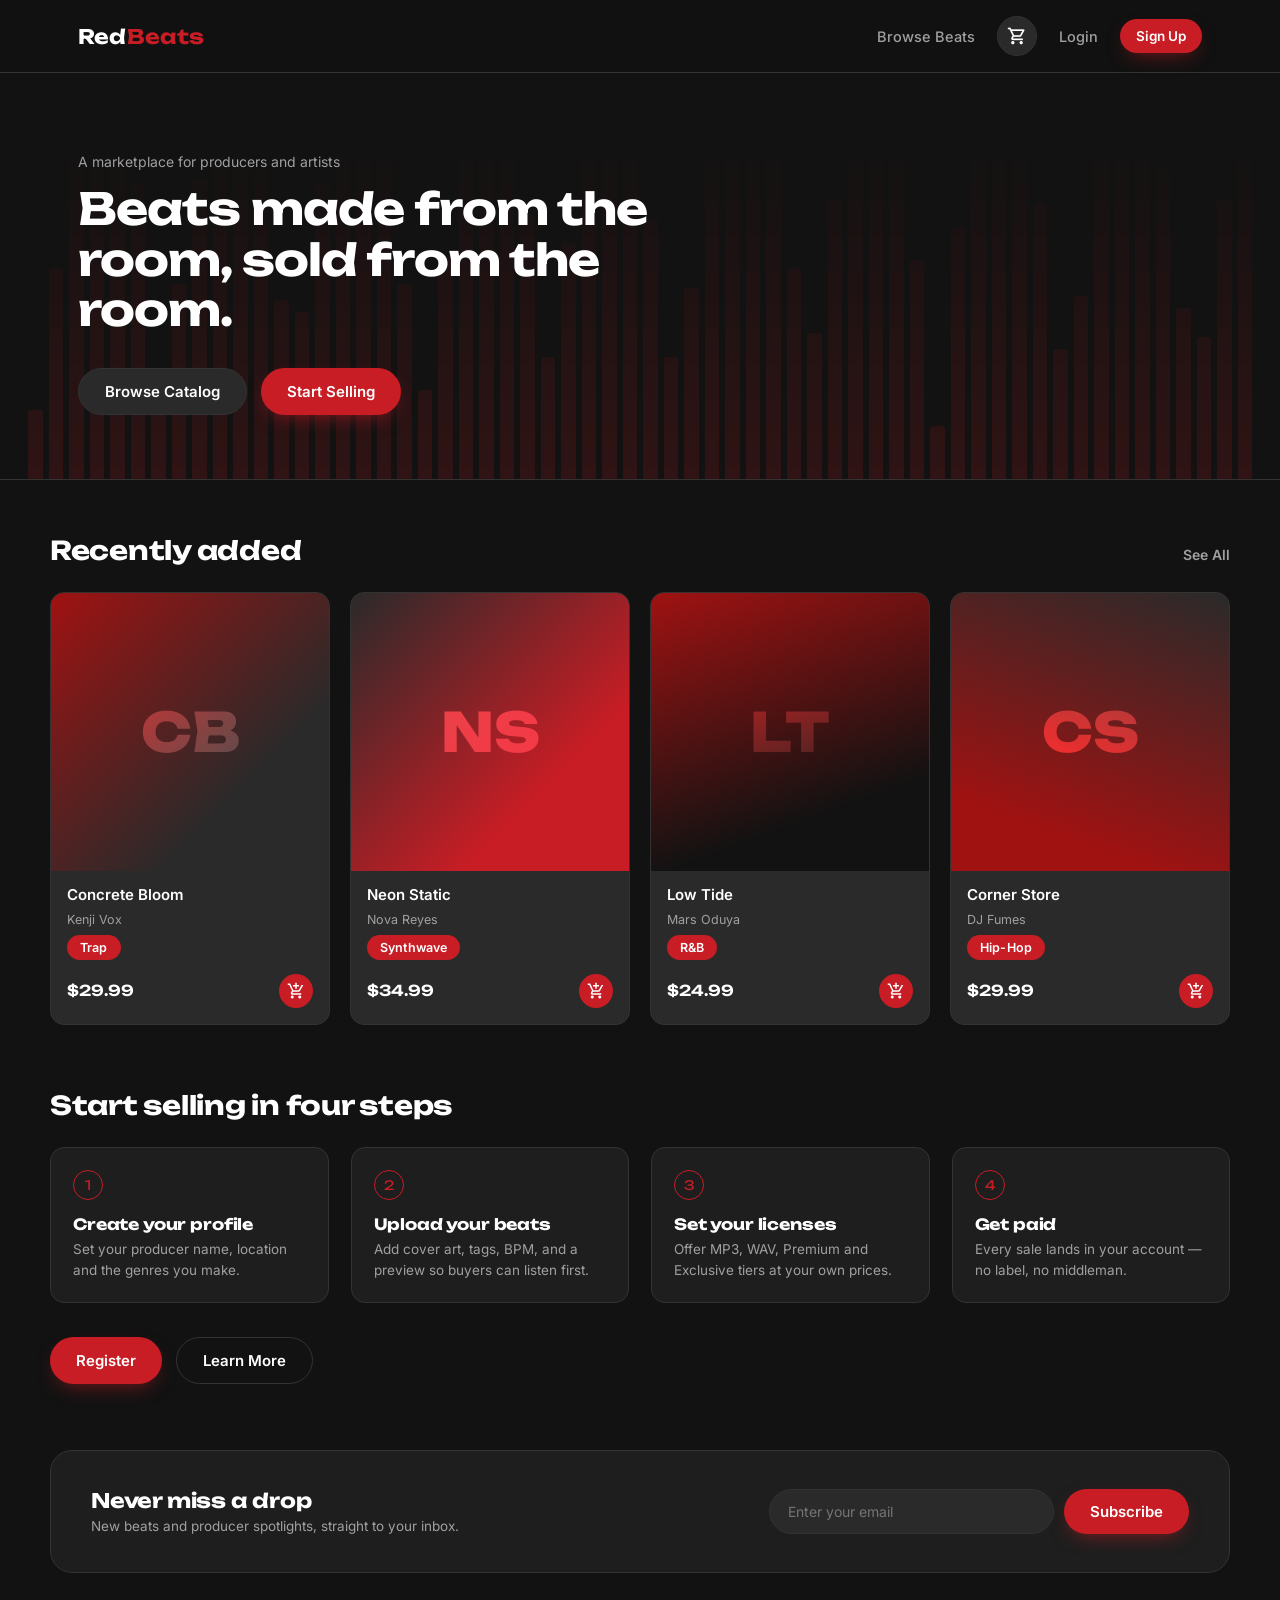
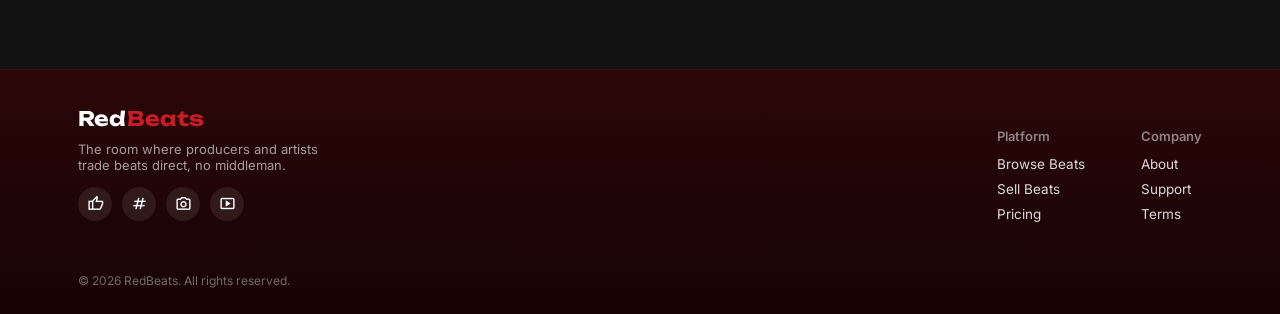
<file: index.html>
<!DOCTYPE html>
<html lang="en">
<head>
<meta charset="UTF-8">
<meta name="viewport" content="width=device-width, initial-scale=1.0">
<title>RedBeats — Beats made from the room</title>
<link rel="preconnect" href="https://fonts.googleapis.com">
<link href="https://fonts.googleapis.com/css2?family=Unbounded:wght@400;600;700;800&family=Inter:wght@400;500;600;700&display=swap" rel="stylesheet">
<link rel="stylesheet" href="https://fonts.googleapis.com/css2?family=Material+Symbols+Outlined:opsz,wght,FILL,GRAD@20..48,100..700,0..1,-50..200" />
<link rel="stylesheet" href="css/styles.css">
</head>
<body>

<div class="toast" id="toast">
  <span class="material-symbols-outlined">check_circle</span>
  <span id="toast-text">Added to cart</span>
</div>

<div class="overlay-scrim" id="scrim" onclick="closeCart()"></div>
<aside class="cart-drawer" id="cart-drawer" aria-label="Shopping cart">
  <div class="cart-drawer-head">
    <h3>Your cart</h3>
    <button class="icon-btn" onclick="closeCart()" aria-label="Close cart">
      <span class="material-symbols-outlined">close</span>
    </button>
  </div>
  <div class="cart-items" id="cart-items"></div>
  <div class="cart-drawer-foot">
    <div class="cart-subtotal-row"><span>Subtotal</span><strong id="cart-subtotal">$0.00</strong></div>
    <button class="btn btn-primary btn-block" onclick="goToCheckout()">
      <span class="material-symbols-outlined">shopping_cart_checkout</span> Checkout
    </button>
  </div>
</aside>

<header class="topnav">
  <div class="topnav-inner">
    <a class="logo" href="index.html">Red<span>Beats</span></a>
    <nav class="nav-links" id="nav-links">
      <a class="nav-link" href="browse.html">Browse Beats</a>
      <button class="cart-btn" onclick="openCart()" aria-label="Open cart">
        <span class="material-symbols-outlined">shopping_cart</span>
        <span class="cart-badge" id="cart-badge-nav" style="display:none;">0</span>
      </button>
      <a class="nav-link" href="register.html?mode=login">Login</a>
      <a class="btn btn-primary btn-sm" href="register.html">Sign Up</a>
    </nav>
    <a class="mobile-nav-toggle" href="browse.html" aria-label="Browse beats">
      <span class="material-symbols-outlined">menu</span>
    </a>
  </div>
</header>

<main id="page-home">
  <section class="hero">
    <div class="hero-waveform-bg" id="hero-wave"></div>
    <div class="shell">
      <div class="hero-inner">
        <p class="hero-eyebrow">A marketplace for producers and artists</p>
        <h1>Beats made from the room, sold from the room.</h1>
        <div class="hero-actions">
          <a class="btn btn-secondary" href="browse.html">Browse Catalog</a>
          <a class="btn btn-primary" href="register.html">Start Selling</a>
        </div>
      </div>
    </div>
  </section>

  <section class="section shell">
    <div class="section-head">
      <h2>Recently added</h2>
      <a class="see-all" href="browse.html">See All</a>
    </div>
    <div class="beat-grid" id="home-beat-grid"></div>
  </section>

  <section class="section shell" style="padding-top:10px;">
    <div class="section-head"><h2>Start selling in four steps</h2></div>
    <div class="steps-grid">
      <div class="step-card">
        <div class="step-num">1</div>
        <h4>Create your profile</h4>
        <p>Set your producer name, location and the genres you make.</p>
      </div>
      <div class="step-card">
        <div class="step-num">2</div>
        <h4>Upload your beats</h4>
        <p>Add cover art, tags, BPM, and a preview so buyers can listen first.</p>
      </div>
      <div class="step-card">
        <div class="step-num">3</div>
        <h4>Set your licenses</h4>
        <p>Offer MP3, WAV, Premium and Exclusive tiers at your own prices.</p>
      </div>
      <div class="step-card">
        <div class="step-num">4</div>
        <h4>Get paid</h4>
        <p>Every sale lands in your account — no label, no middleman.</p>
      </div>
    </div>
    <div class="steps-actions">
      <a class="btn btn-primary" href="register.html">Register</a>
      <button class="btn btn-outline">Learn More</button>
    </div>
  </section>

  <section class="section shell" style="padding-top:10px;">
    <div class="newsletter">
      <div>
        <h3>Never miss a drop</h3>
        <p>New beats and producer spotlights, straight to your inbox.</p>
      </div>
      <div class="newsletter-form">
        <input type="email" placeholder="Enter your email">
        <button class="btn btn-primary" onclick="subscribeNewsletter()">Subscribe</button>
      </div>
    </div>
  </section>

  <footer>
    <div class="footer-inner">
      <div class="footer-brand">
        <div class="logo">Red<span>Beats</span></div>
        <p>The room where producers and artists trade beats direct, no middleman.</p>
        <div class="footer-socials">
          <a href="#" aria-label="Facebook"><span class="material-symbols-outlined" style="font-size:17px;">thumb_up</span></a>
          <a href="#" aria-label="X"><span class="material-symbols-outlined" style="font-size:17px;">tag</span></a>
          <a href="#" aria-label="Instagram"><span class="material-symbols-outlined" style="font-size:17px;">photo_camera</span></a>
          <a href="#" aria-label="YouTube"><span class="material-symbols-outlined" style="font-size:17px;">smart_display</span></a>
        </div>
      </div>
      <div class="footer-cols">
        <div class="footer-col">
          <h5>Platform</h5>
          <a href="browse.html">Browse Beats</a>
          <a href="register.html">Sell Beats</a>
          <a href="#">Pricing</a>
        </div>
        <div class="footer-col">
          <h5>Company</h5>
          <a href="#">About</a>
          <a href="#">Support</a>
          <a href="#">Terms</a>
        </div>
      </div>
    </div>
    <div class="footer-bottom">© 2026 RedBeats. All rights reserved.</div>
  </footer>
</main>

<script src="js/app.js"></script>
<script src="js/home.js"></script>
</body>
</html>
</file>
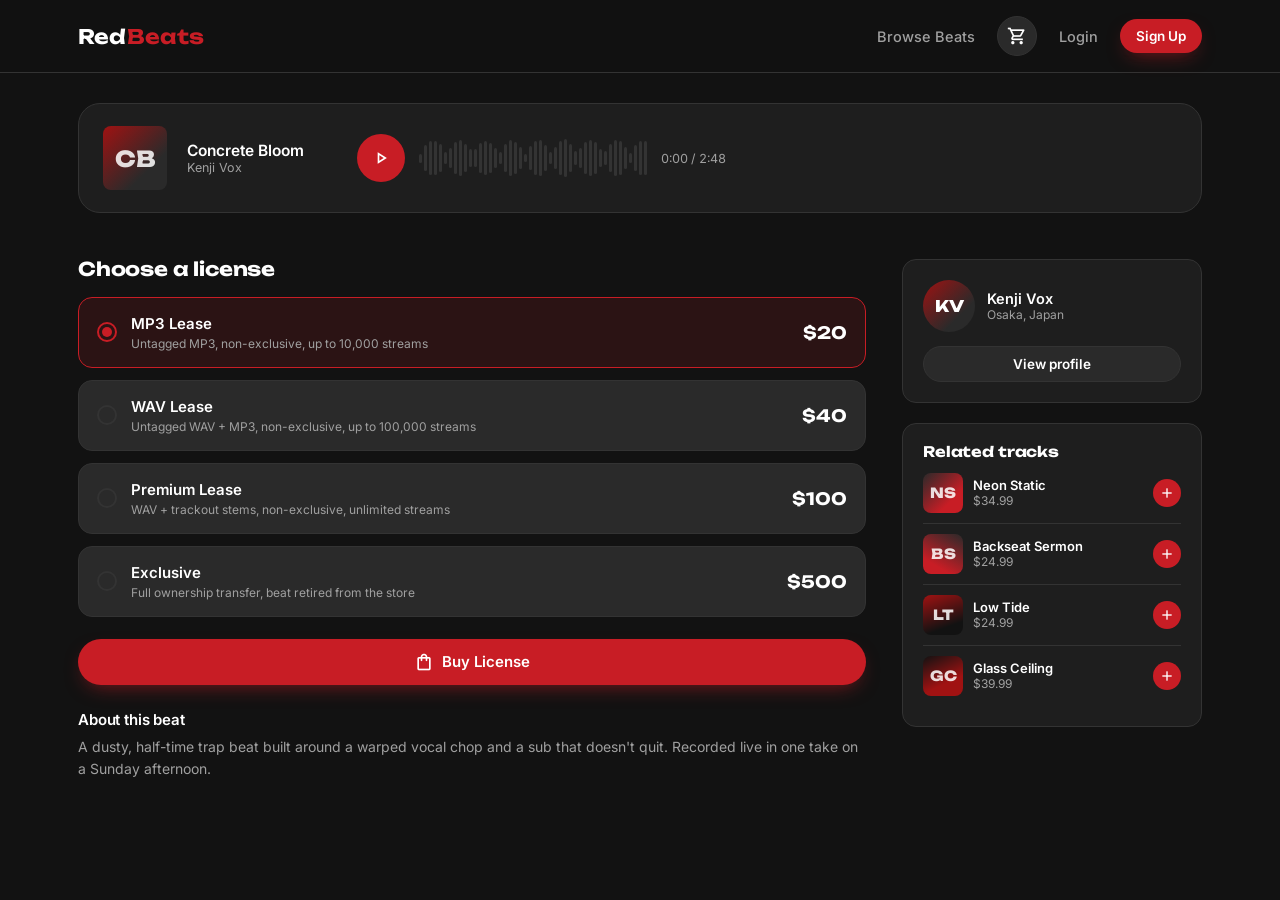
<file: beat.html>
<!DOCTYPE html>
<html lang="en">
<head>
<meta charset="UTF-8">
<meta name="viewport" content="width=device-width, initial-scale=1.0">
<title>Beat details — RedBeats</title>
<link rel="preconnect" href="https://fonts.googleapis.com">
<link href="https://fonts.googleapis.com/css2?family=Unbounded:wght@400;600;700;800&family=Inter:wght@400;500;600;700&display=swap" rel="stylesheet">
<link rel="stylesheet" href="https://fonts.googleapis.com/css2?family=Material+Symbols+Outlined:opsz,wght,FILL,GRAD@20..48,100..700,0..1,-50..200" />
<link rel="stylesheet" href="css/styles.css">
</head>
<body>

<div class="toast" id="toast">
  <span class="material-symbols-outlined">check_circle</span>
  <span id="toast-text">Added to cart</span>
</div>

<div class="overlay-scrim" id="scrim" onclick="closeCart()"></div>
<aside class="cart-drawer" id="cart-drawer" aria-label="Shopping cart">
  <div class="cart-drawer-head">
    <h3>Your cart</h3>
    <button class="icon-btn" onclick="closeCart()" aria-label="Close cart">
      <span class="material-symbols-outlined">close</span>
    </button>
  </div>
  <div class="cart-items" id="cart-items"></div>
  <div class="cart-drawer-foot">
    <div class="cart-subtotal-row"><span>Subtotal</span><strong id="cart-subtotal">$0.00</strong></div>
    <button class="btn btn-primary btn-block" onclick="goToCheckout()">
      <span class="material-symbols-outlined">shopping_cart_checkout</span> Checkout
    </button>
  </div>
</aside>

<header class="topnav">
  <div class="topnav-inner">
    <a class="logo" href="index.html">Red<span>Beats</span></a>
    <nav class="nav-links" id="nav-links">
      <a class="nav-link" href="browse.html">Browse Beats</a>
      <button class="cart-btn" onclick="openCart()" aria-label="Open cart">
        <span class="material-symbols-outlined">shopping_cart</span>
        <span class="cart-badge" id="cart-badge-nav" style="display:none;">0</span>
      </button>
      <a class="nav-link" href="register.html?mode=login">Login</a>
      <a class="btn btn-primary btn-sm" href="register.html">Sign Up</a>
    </nav>
    <a class="mobile-nav-toggle" href="browse.html" aria-label="Browse beats">
      <span class="material-symbols-outlined">menu</span>
    </a>
  </div>
</header>

<main class="shell" id="page-beat" style="padding-bottom:60px;">
  <div class="beat-detail-top">
    <div class="player-bar">
      <div class="player-cover" id="detail-cover"></div>
      <div class="player-meta">
        <div class="p-title" id="detail-title"></div>
        <div class="p-sub" id="detail-producer"></div>
      </div>
      <div class="player-controls">
        <button class="player-play-btn" id="detail-play-btn" onclick="togglePlayer()">
          <span class="material-symbols-outlined">play_arrow</span>
        </button>
        <div class="player-wave-track" id="detail-waveform"></div>
        <div class="player-time"><span id="player-current">0:00</span>&nbsp;/&nbsp;<span id="player-duration">2:48</span></div>
      </div>
    </div>
  </div>

  <div class="beat-detail-grid">
    <div>
      <h3 style="font-family:var(--font-display);font-size:19px;margin-bottom:16px;">Choose a license</h3>
      <div class="license-stack" id="license-stack"></div>
      <button class="btn btn-primary btn-block" onclick="buyLicense()">
        <span class="material-symbols-outlined">shopping_bag</span> Buy License
      </button>
      <div class="detail-desc-block">
        <h4>About this beat</h4>
        <p id="detail-description"></p>
      </div>
    </div>

    <div>
      <div class="sidebar-card">
        <div class="sidebar-producer">
          <div class="sidebar-avatar" id="sidebar-avatar"></div>
          <div>
            <div class="sidebar-producer-name" id="sidebar-producer-name"></div>
            <div class="sidebar-producer-loc" id="sidebar-producer-loc"></div>
          </div>
        </div>
        <a class="btn btn-secondary btn-block btn-sm" id="sidebar-view-profile" href="#">View profile</a>
      </div>
      <div class="sidebar-card">
        <h4 style="font-size:14.5px;margin-bottom:12px;">Related tracks</h4>
        <div id="related-tracks"></div>
      </div>
    </div>
  </div>
</main>

<script src="js/app.js"></script>
<script src="js/beat.js"></script>
</body>
</html>
</file>
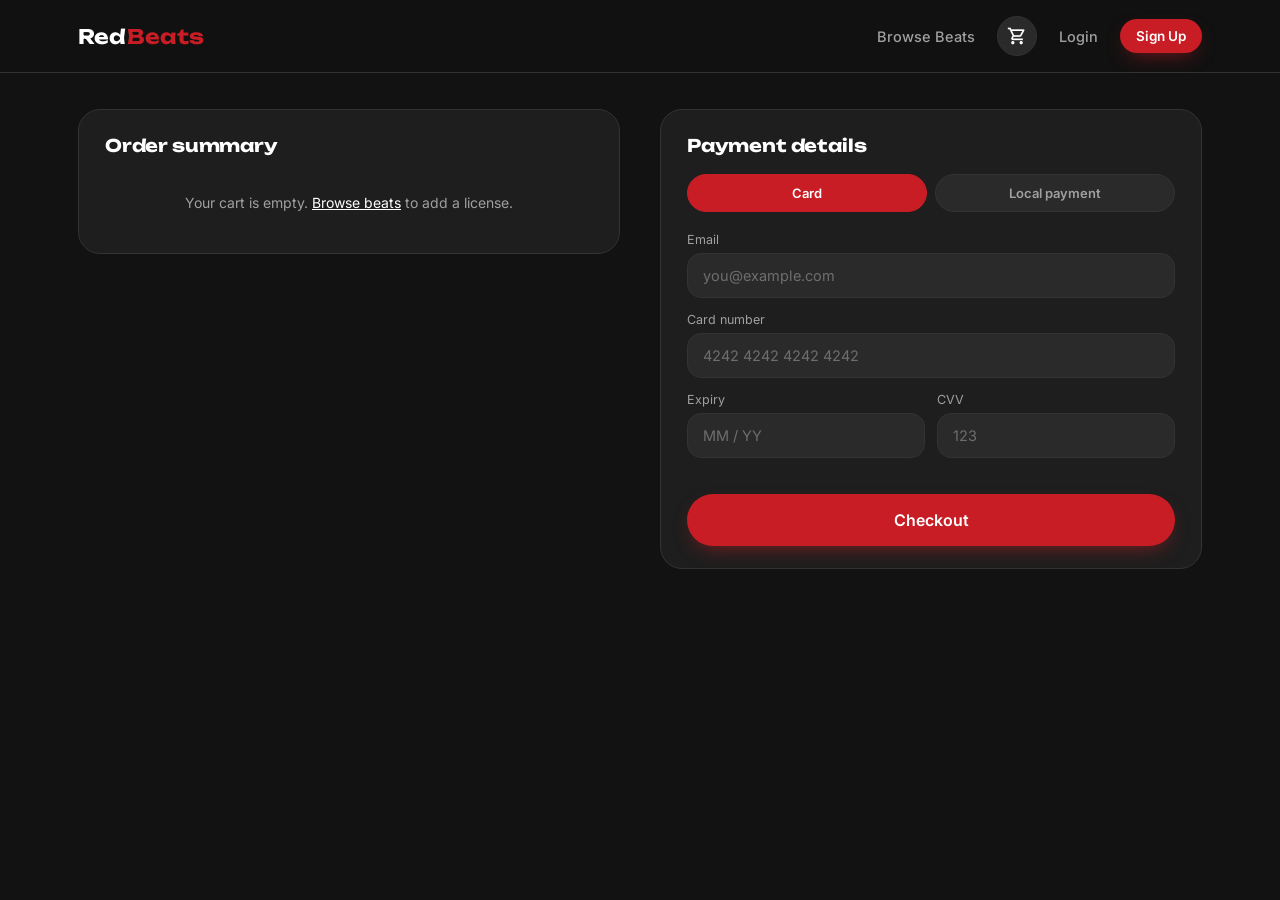
<file: checkout.html>
<!DOCTYPE html>
<html lang="en">
<head>
<meta charset="UTF-8">
<meta name="viewport" content="width=device-width, initial-scale=1.0">
<title>Checkout — RedBeats</title>
<link rel="preconnect" href="https://fonts.googleapis.com">
<link href="https://fonts.googleapis.com/css2?family=Unbounded:wght@400;600;700;800&family=Inter:wght@400;500;600;700&display=swap" rel="stylesheet">
<link rel="stylesheet" href="https://fonts.googleapis.com/css2?family=Material+Symbols+Outlined:opsz,wght,FILL,GRAD@20..48,100..700,0..1,-50..200" />
<link rel="stylesheet" href="css/styles.css">
</head>
<body>

<div class="toast" id="toast">
  <span class="material-symbols-outlined">check_circle</span>
  <span id="toast-text">Added to cart</span>
</div>

<div class="overlay-scrim" id="scrim" onclick="closeCart()"></div>
<aside class="cart-drawer" id="cart-drawer" aria-label="Shopping cart">
  <div class="cart-drawer-head">
    <h3>Your cart</h3>
    <button class="icon-btn" onclick="closeCart()" aria-label="Close cart">
      <span class="material-symbols-outlined">close</span>
    </button>
  </div>
  <div class="cart-items" id="cart-items"></div>
  <div class="cart-drawer-foot">
    <div class="cart-subtotal-row"><span>Subtotal</span><strong id="cart-subtotal">$0.00</strong></div>
    <button class="btn btn-primary btn-block" onclick="goToCheckout()">
      <span class="material-symbols-outlined">shopping_cart_checkout</span> Checkout
    </button>
  </div>
</aside>

<header class="topnav">
  <div class="topnav-inner">
    <a class="logo" href="index.html">Red<span>Beats</span></a>
    <nav class="nav-links" id="nav-links">
      <a class="nav-link" href="browse.html">Browse Beats</a>
      <button class="cart-btn" onclick="openCart()" aria-label="Open cart">
        <span class="material-symbols-outlined">shopping_cart</span>
        <span class="cart-badge" id="cart-badge-nav" style="display:none;">0</span>
      </button>
      <a class="nav-link" href="register.html?mode=login">Login</a>
      <a class="btn btn-primary btn-sm" href="register.html">Sign Up</a>
    </nav>
    <a class="mobile-nav-toggle" href="browse.html" aria-label="Browse beats">
      <span class="material-symbols-outlined">menu</span>
    </a>
  </div>
</header>

<main class="shell" id="page-checkout">
  <div class="checkout-grid">
    <div class="checkout-panel">
      <h3>Order summary</h3>
      <div id="checkout-items"></div>
      <div class="order-totals" id="checkout-totals-wrap">
        <div class="order-total-row"><span>Subtotal</span><span id="checkout-subtotal">$0.00</span></div>
        <div class="order-total-row"><span>Tax (10%)</span><span id="checkout-tax">$0.00</span></div>
        <div class="order-total-row grand"><span>Total</span><span id="checkout-total">$0.00</span></div>
      </div>
    </div>

    <div class="checkout-panel">
      <h3>Payment details</h3>
      <div class="pay-tabs">
        <div class="pay-tab active" id="tab-card" onclick="setPayTab('card')">Card</div>
        <div class="pay-tab" id="tab-local" onclick="setPayTab('local')">Local payment</div>
      </div>

      <div class="field">
        <label for="co-email">Email</label>
        <input type="email" id="co-email" placeholder="you@example.com">
      </div>

      <div id="pay-card-fields">
        <div class="field">
          <label for="co-card">Card number</label>
          <input type="text" id="co-card" placeholder="4242 4242 4242 4242">
        </div>
        <div class="card-row">
          <div class="field">
            <label for="co-exp">Expiry</label>
            <input type="text" id="co-exp" placeholder="MM / YY">
          </div>
          <div class="field">
            <label for="co-cvv">CVV</label>
            <input type="text" id="co-cvv" placeholder="123">
          </div>
        </div>
      </div>

      <div id="pay-local-fields" style="display:none;">
        <div class="local-pay-row">
          <button class="local-pay-btn" id="pay-kbz" onclick="selectLocalPay('kbz')">KBZPay</button>
          <button class="local-pay-btn" id="pay-wave" onclick="selectLocalPay('wave')">WavePay</button>
        </div>
        <p style="color:var(--text-secondary);font-size:12.5px;margin-top:8px;">You'll be redirected to complete payment after clicking checkout.</p>
      </div>

      <button class="btn btn-primary btn-block" style="margin-top:22px;padding:16px;font-size:16px;" onclick="completeCheckout()">Checkout</button>
    </div>
  </div>
</main>

<script src="js/app.js"></script>
<script src="js/checkout.js"></script>
</body>
</html>
</file>
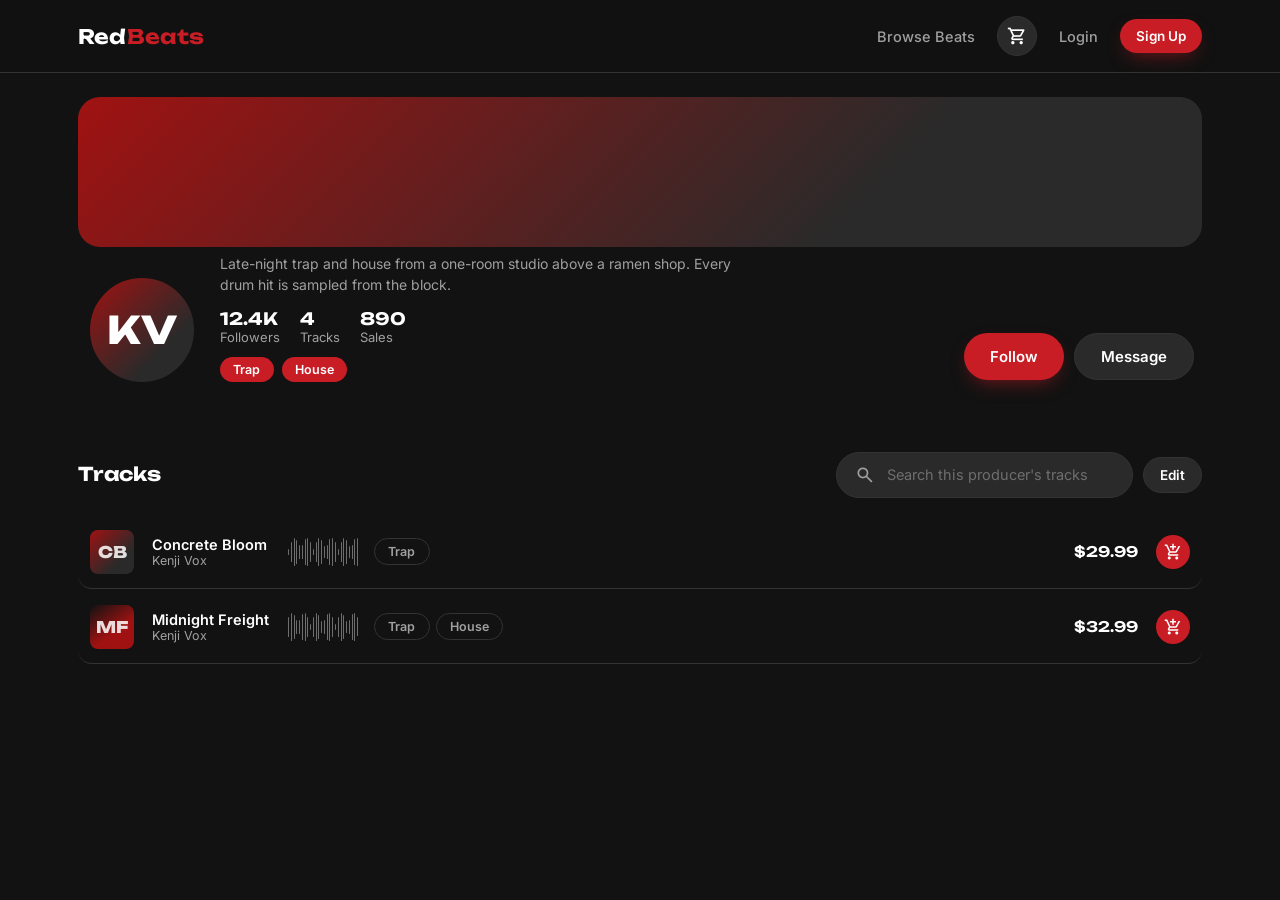
<file: producer.html>
<!DOCTYPE html>
<html lang="en">
<head>
<meta charset="UTF-8">
<meta name="viewport" content="width=device-width, initial-scale=1.0">
<title>Producer — RedBeats</title>
<link rel="preconnect" href="https://fonts.googleapis.com">
<link href="https://fonts.googleapis.com/css2?family=Unbounded:wght@400;600;700;800&family=Inter:wght@400;500;600;700&display=swap" rel="stylesheet">
<link rel="stylesheet" href="https://fonts.googleapis.com/css2?family=Material+Symbols+Outlined:opsz,wght,FILL,GRAD@20..48,100..700,0..1,-50..200" />
<link rel="stylesheet" href="css/styles.css">
</head>
<body>

<div class="toast" id="toast">
  <span class="material-symbols-outlined">check_circle</span>
  <span id="toast-text">Added to cart</span>
</div>

<div class="overlay-scrim" id="scrim" onclick="closeCart()"></div>
<aside class="cart-drawer" id="cart-drawer" aria-label="Shopping cart">
  <div class="cart-drawer-head">
    <h3>Your cart</h3>
    <button class="icon-btn" onclick="closeCart()" aria-label="Close cart">
      <span class="material-symbols-outlined">close</span>
    </button>
  </div>
  <div class="cart-items" id="cart-items"></div>
  <div class="cart-drawer-foot">
    <div class="cart-subtotal-row"><span>Subtotal</span><strong id="cart-subtotal">$0.00</strong></div>
    <button class="btn btn-primary btn-block" onclick="goToCheckout()">
      <span class="material-symbols-outlined">shopping_cart_checkout</span> Checkout
    </button>
  </div>
</aside>

<header class="topnav">
  <div class="topnav-inner">
    <a class="logo" href="index.html">Red<span>Beats</span></a>
    <nav class="nav-links" id="nav-links">
      <a class="nav-link" href="browse.html">Browse Beats</a>
      <button class="cart-btn" onclick="openCart()" aria-label="Open cart">
        <span class="material-symbols-outlined">shopping_cart</span>
        <span class="cart-badge" id="cart-badge-nav" style="display:none;">0</span>
      </button>
      <a class="nav-link" href="register.html?mode=login">Login</a>
      <a class="btn btn-primary btn-sm" href="register.html">Sign Up</a>
    </nav>
    <a class="mobile-nav-toggle" href="browse.html" aria-label="Browse beats">
      <span class="material-symbols-outlined">menu</span>
    </a>
  </div>
</header>

<main class="shell" id="page-producer" style="padding-bottom:60px;">
  <div class="profile-banner" id="profile-banner"></div>
  <div class="profile-header">
    <div class="profile-avatar" id="profile-avatar"></div>
    <div class="profile-info">
      <h2 id="profile-name"></h2>
      <div class="profile-meta">
        <span class="material-symbols-outlined" style="font-size:16px;">location_on</span>
        <span id="profile-location"></span>
      </div>
      <p class="profile-bio" id="profile-bio"></p>
      <div class="profile-stats">
        <div><strong id="profile-followers"></strong>Followers</div>
        <div><strong id="profile-tracks-count"></strong>Tracks</div>
        <div><strong id="profile-sales"></strong>Sales</div>
      </div>
      <div class="profile-genres" id="profile-genres"></div>
    </div>
    <div class="profile-actions">
      <button class="btn btn-primary" id="follow-btn" onclick="toggleFollow()">Follow</button>
      <button class="btn btn-secondary">Message</button>
    </div>
  </div>

  <div class="track-section-head">
    <h3 style="font-family:var(--font-display);font-size:19px;">Tracks</h3>
    <div style="display:flex;gap:10px;align-items:center;">
      <div class="search-bar"><span class="material-symbols-outlined">search</span><input type="text" placeholder="Search this producer's tracks"></div>
      <button class="btn btn-secondary btn-sm">Edit</button>
    </div>
  </div>
  <div class="beat-list" id="profile-track-list"></div>
</main>

<script src="js/app.js"></script>
<script src="js/producer.js"></script>
</body>
</html>
</file>
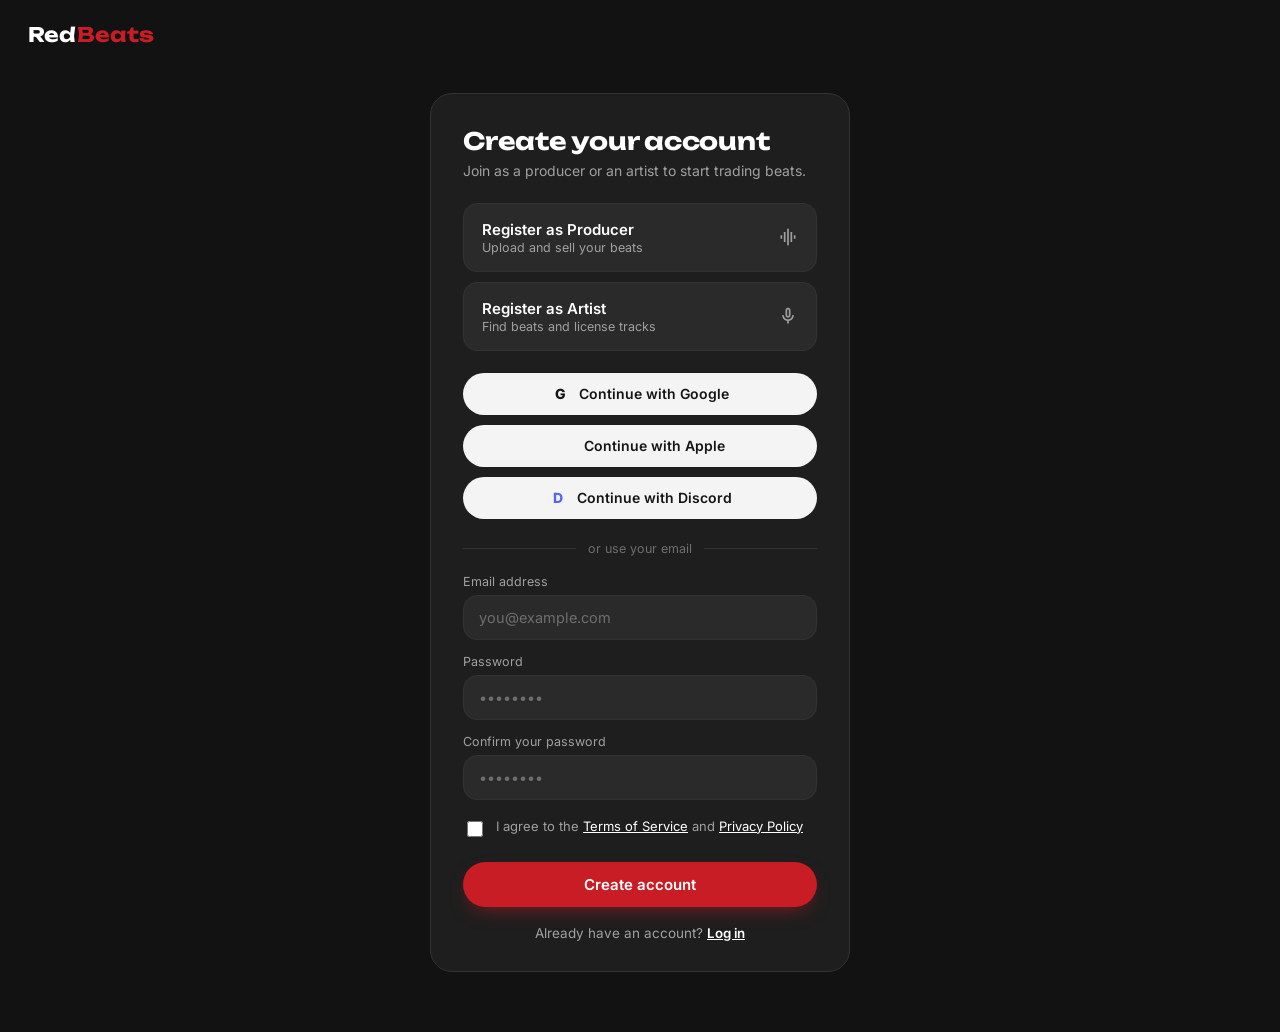
<file: register.html>
<!DOCTYPE html>
<html lang="en">
<head>
<meta charset="UTF-8">
<meta name="viewport" content="width=device-width, initial-scale=1.0">
<title>Sign up — RedBeats</title>
<link rel="preconnect" href="https://fonts.googleapis.com">
<link href="https://fonts.googleapis.com/css2?family=Unbounded:wght@400;600;700;800&family=Inter:wght@400;500;600;700&display=swap" rel="stylesheet">
<link rel="stylesheet" href="https://fonts.googleapis.com/css2?family=Material+Symbols+Outlined:opsz,wght,FILL,GRAD@20..48,100..700,0..1,-50..200" />
<link rel="stylesheet" href="css/styles.css">
</head>
<body>

<div class="toast" id="toast">
  <span class="material-symbols-outlined">check_circle</span>
  <span id="toast-text">Added to cart</span>
</div>

<section id="page-register">
  <div class="auth-topbar">
    <a class="logo" href="index.html">Red<span>Beats</span></a>
  </div>
  <div class="auth-wrap">
    <div class="auth-card">
      <h2 class="auth-heading" id="auth-heading">Create your account</h2>
      <p class="auth-sub" id="auth-sub">Join as a producer or an artist to start trading beats.</p>

      <div class="role-select" id="role-select">
        <button class="role-option" data-role="producer" onclick="selectRole('producer')">
          <div class="role-text">
            <strong>Register as Producer</strong>
            <small>Upload and sell your beats</small>
          </div>
          <span class="material-symbols-outlined">graphic_eq</span>
        </button>
        <button class="role-option" data-role="artist" onclick="selectRole('artist')">
          <div class="role-text">
            <strong>Register as Artist</strong>
            <small>Find beats and license tracks</small>
          </div>
          <span class="material-symbols-outlined">mic</span>
        </button>
      </div>

      <div class="social-row">
        <button class="social-btn"><span class="glyph">G</span> Continue with Google</button>
        <button class="social-btn"><span class="glyph"></span> Continue with Apple</button>
        <button class="social-btn"><span class="glyph" style="color:#5865F2;">D</span> Continue with Discord</button>
      </div>
      <div class="divider-row">or use your email</div>

      <div class="field">
        <label for="email">Email address</label>
        <input type="email" id="email" placeholder="you@example.com">
      </div>
      <div class="field">
        <label for="pw">Password</label>
        <input type="password" id="pw" placeholder="••••••••">
      </div>
      <div class="field" id="confirm-field">
        <label for="pw2">Confirm your password</label>
        <input type="password" id="pw2" placeholder="••••••••">
      </div>

      <label class="consent-row" id="consent-row">
        <input type="checkbox">
        <span>I agree to the <a href="#">Terms of Service</a> and <a href="#">Privacy Policy</a></span>
      </label>

      <button class="btn btn-primary btn-block" id="auth-submit" onclick="submitAuth()">Create account</button>

      <div class="auth-switch" id="auth-switch">
        Already have an account? <button onclick="toggleAuthMode()">Log in</button>
      </div>
    </div>
  </div>
</section>

<script src="js/app.js"></script>
<script src="js/register.js"></script>
</body>
</html>
</file>
<file: css/styles.css>
/* ============================= TOKENS ============================= */
:root{
  --bg-base:#121212;
  --bg-surface:#1E1E1E;
  --bg-card:#2A2A2A;
  --bg-card-hover:#323232;
  --accent:#C81D25;
  --accent-dark:#A01212;
  --accent-soft: rgba(200,29,37,0.14);
  --text-primary:#FFFFFF;
  --text-secondary:#A0A0A0;
  --text-tertiary:#6E6E6E;
  --border:#333333;
  --radius-s:8px;
  --radius-m:14px;
  --radius-l:22px;
  --font-display:'Unbounded', sans-serif;
  --font-body:'Inter', sans-serif;
  --shell-max: 1180px;
}

*,*::before,*::after{box-sizing:border-box;}
html{scroll-behavior:smooth;}
body{
  margin:0;
  background:var(--bg-base);
  color:var(--text-primary);
  font-family:var(--font-body);
  -webkit-font-smoothing:antialiased;
  min-height:100vh;
}
h1,h2,h3,h4{
  font-family:var(--font-display);
  margin:0;
  line-height:1.15;
  font-weight:700;
  letter-spacing:-0.01em;
}
p{margin:0;}
a{color:inherit;text-decoration:none;}
button{font-family:var(--font-body);cursor:pointer;}
input{font-family:var(--font-body);}
img{max-width:100%;display:block;}
::selection{background:var(--accent);color:#fff;}
:focus-visible{outline:2px solid var(--accent);outline-offset:2px;}

.material-symbols-outlined{
  font-variation-settings:'FILL' 0,'wght' 400,'GRAD' 0,'opsz' 24;
  font-size:20px;
  line-height:1;
  vertical-align:middle;
}

/* waveform divider motif — recurring texture instead of a plain hairline */
.wave-divider{
  display:flex;
  align-items:flex-end;
  gap:3px;
  height:18px;
  opacity:0.5;
  margin: 8px 0;
}
.wave-divider span{
  width:3px;
  background:var(--accent);
  border-radius:2px;
  display:block;
}

.pill-tag{
  display:inline-flex;
  align-items:center;
  padding:5px 13px;
  background:var(--accent);
  color:#fff;
  border-radius:999px;
  font-size:12.5px;
  font-weight:600;
  letter-spacing:0.01em;
}
.pill-tag.outline{
  background:transparent;
  border:1px solid var(--border);
  color:var(--text-secondary);
}

.btn{
  display:inline-flex;
  align-items:center;
  justify-content:center;
  gap:8px;
  padding:13px 26px;
  border-radius:999px;
  border:none;
  font-weight:600;
  font-size:15px;
  transition:transform .15s ease, background .15s ease, box-shadow .15s ease;
  white-space:nowrap;
}
.btn:active{transform:scale(0.97);}
.btn-primary{
  background:var(--accent);
  color:#fff;
  box-shadow:0 8px 20px -8px rgba(200,29,37,0.65);
}
.btn-primary:hover{background:var(--accent-dark);}
.btn-secondary{
  background:var(--bg-card);
  color:var(--text-primary);
  border:1px solid var(--border);
}
.btn-secondary:hover{background:var(--bg-card-hover);}
.btn-outline{
  background:transparent;
  color:var(--text-primary);
  border:1px solid var(--border);
}
.btn-outline:hover{border-color:var(--text-secondary);}
.btn-block{width:100%;}
.btn-sm{padding:9px 16px;font-size:13.5px;border-radius:999px;}

/* ============================= APP SHELL / NAV ============================= */
.topnav{
  position:sticky;
  top:0;
  z-index:40;
  background:rgba(18,18,18,0.88);
  backdrop-filter:blur(10px);
  border-bottom:1px solid var(--border);
}
.topnav-inner{
  max-width:var(--shell-max);
  margin:0 auto;
  display:flex;
  align-items:center;
  justify-content:space-between;
  padding:16px 28px;
  gap:20px;
}
.logo{
  font-family:var(--font-display);
  font-size:20px;
  font-weight:700;
  letter-spacing:-0.01em;
  color:var(--text-primary);
  display:flex;
  align-items:center;
  gap:2px;
  cursor:pointer;
  border:none;
  background:none;
  padding:0;
}
.logo span{color:var(--accent);}
.nav-links{
  display:flex;
  align-items:center;
  gap:8px;
}
.nav-link{
  background:none;
  border:none;
  color:var(--text-secondary);
  font-size:14.5px;
  font-weight:500;
  padding:9px 14px;
  border-radius:999px;
}
.nav-link:hover{color:var(--text-primary);background:var(--bg-card);}
.nav-link.active{color:var(--text-primary);}
.cart-btn{
  position:relative;
  background:var(--bg-card);
  border:1px solid var(--border);
  color:var(--text-primary);
  width:40px;height:40px;
  border-radius:50%;
  display:flex;align-items:center;justify-content:center;
}
.cart-btn:hover{background:var(--bg-card-hover);}
.cart-badge{
  position:absolute;
  top:-4px;right:-4px;
  background:var(--accent);
  color:#fff;
  font-size:11px;
  font-weight:700;
  min-width:18px;
  height:18px;
  border-radius:999px;
  display:flex;align-items:center;justify-content:center;
  padding:0 4px;
  border:2px solid var(--bg-base);
}
.mobile-nav-toggle{display:none;background:none;border:none;color:#fff;}

/* ============================= SHELL / SECTIONS ============================= */
.shell{max-width:var(--shell-max);margin:0 auto;padding:0 28px;}


/* ============================= PAGE 1 — AUTH ============================= */
#page-register{
  min-height:100vh;
  display:flex;
  flex-direction:column;
}
.auth-topbar{
  padding:22px 28px;
}
.auth-wrap{
  flex:1;
  display:flex;
  align-items:center;
  justify-content:center;
  padding:24px 20px 60px;
}
.auth-card{
  width:100%;
  max-width:420px;
  background:var(--bg-surface);
  border:1px solid var(--border);
  border-radius:var(--radius-l);
  padding:34px 32px 30px;
}
.auth-heading{font-size:24px;margin-bottom:6px;}
.auth-sub{color:var(--text-secondary);font-size:14px;margin-bottom:24px;}
.role-select{display:flex;flex-direction:column;gap:10px;margin-bottom:22px;}
.role-option{
  display:flex;
  align-items:center;
  justify-content:space-between;
  gap:12px;
  padding:16px 18px;
  background:var(--bg-card);
  border:1.5px solid var(--border);
  border-radius:var(--radius-m);
  text-align:left;
  color:var(--text-primary);
}
.role-option .role-text strong{display:block;font-size:15px;font-weight:600;}
.role-option .role-text small{color:var(--text-secondary);font-size:12.5px;}
.role-option .material-symbols-outlined{color:var(--text-secondary);}
.role-option:hover{border-color:var(--accent);}
.role-option.selected{border-color:var(--accent);background:var(--accent-soft);}
.role-option.selected .material-symbols-outlined{color:var(--accent);}

.divider-row{
  display:flex;align-items:center;gap:12px;
  color:var(--text-tertiary);font-size:12.5px;
  margin:22px 0 18px;
}
.divider-row::before,.divider-row::after{content:"";flex:1;height:1px;background:var(--border);}

.social-row{display:flex;flex-direction:column;gap:10px;margin-bottom:20px;}
.social-btn{
  display:flex;align-items:center;justify-content:center;gap:10px;
  background:#F4F4F4;
  color:#161616;
  border:none;
  border-radius:999px;
  padding:12px 16px;
  font-weight:600;
  font-size:14px;
}
.social-btn:hover{background:#e4e4e4;}
.social-btn .glyph{width:18px;height:18px;display:inline-flex;align-items:center;justify-content:center;font-size:14px;font-weight:800;}

.field{margin-bottom:14px;}
.field label{display:block;font-size:12.5px;color:var(--text-secondary);margin-bottom:6px;}
.field input{
  width:100%;
  background:var(--bg-card);
  border:1px solid var(--border);
  border-radius:var(--radius-m);
  padding:13px 15px;
  color:var(--text-primary);
  font-size:14.5px;
}
.field input:focus{border-color:var(--accent);}
.field input::placeholder{color:var(--text-tertiary);}

.consent-row{
  display:flex;align-items:flex-start;gap:10px;
  font-size:13px;color:var(--text-secondary);
  margin:18px 0 22px;
}
.consent-row input{margin-top:3px;accent-color:var(--accent);width:16px;height:16px;flex-shrink:0;}
.consent-row a{color:var(--text-primary);text-decoration:underline;}

.auth-switch{text-align:center;margin-top:18px;font-size:13.5px;color:var(--text-secondary);}
.auth-switch button{background:none;border:none;color:var(--text-primary);font-weight:600;text-decoration:underline;padding:0;}

/* ============================= HERO (Home) ============================= */
.hero{
  position:relative;
  padding:80px 0 64px;
  overflow:hidden;
  border-bottom:1px solid var(--border);
}
.hero-waveform-bg{
  position:absolute;
  inset:0;
  display:flex;
  align-items:flex-end;
  gap:6px;
  padding:0 28px;
  opacity:0.16;
  pointer-events:none;
  mask-image: linear-gradient(to top, black, transparent 85%);
}
.hero-waveform-bg span{
  flex:1;
  background:var(--accent);
  border-radius:3px 3px 0 0;
}
.hero-inner{position:relative;max-width:680px;}
.hero-eyebrow{color:var(--text-secondary);font-size:14px;margin-bottom:14px;}
.hero h1{font-size:44px;letter-spacing:-0.02em;}
.hero-actions{display:flex;gap:14px;margin-top:32px;flex-wrap:wrap;}

/* ============================= SECTION HEADERS ============================= */
.section{padding:56px 0;}
.section-head{
  display:flex;align-items:baseline;justify-content:space-between;
  margin-bottom:26px;
}
.section-head h2{font-size:26px;}
.section-head .see-all{color:var(--text-secondary);font-size:14px;font-weight:600;}
.section-head .see-all:hover{color:var(--text-primary);}

/* ============================= BEAT CARDS ============================= */
.beat-grid{
  display:grid;
  grid-template-columns:repeat(auto-fill,minmax(230px,1fr));
  gap:20px;
}
.beat-card{
  background:var(--bg-card);
  border:1px solid var(--border);
  border-radius:var(--radius-m);
  overflow:hidden;
  display:flex;flex-direction:column;
  transition:transform .18s ease, border-color .18s ease;
}
.beat-card:hover{transform:translateY(-3px);border-color:#444;}
.beat-cover{
  aspect-ratio:1/1;
  position:relative;
  display:flex;align-items:center;justify-content:center;
  cursor:pointer;
}
.beat-cover .cover-letter{
  font-family:var(--font-display);
  font-size:54px;
  font-weight:800;
  color:rgba(255,255,255,0.85);
  mix-blend-mode:overlay;
}
.beat-cover .cover-play{
  position:absolute;
  bottom:10px;right:10px;
  width:34px;height:34px;
  background:rgba(0,0,0,0.55);
  backdrop-filter:blur(4px);
  border-radius:50%;
  display:flex;align-items:center;justify-content:center;
  opacity:0;
  transition:opacity .15s ease;
}
.beat-card:hover .cover-play{opacity:1;}
.beat-body{padding:14px 16px 16px;display:flex;flex-direction:column;gap:8px;flex:1;}
.beat-title{font-size:15px;font-weight:600;cursor:pointer;}
.beat-title:hover{color:var(--accent);}
.beat-producer{font-size:12.5px;color:var(--text-secondary);cursor:pointer;}
.beat-producer:hover{color:var(--text-primary);}
.beat-tags{display:flex;gap:6px;flex-wrap:wrap;}
.beat-footer{
  margin-top:auto;
  display:flex;align-items:center;justify-content:space-between;
  padding-top:6px;
}
.beat-price{font-family:var(--font-display);font-weight:600;font-size:15px;}
.add-cart-btn{
  background:var(--accent);
  color:#fff;border:none;border-radius:999px;
  width:34px;height:34px;
  display:flex;align-items:center;justify-content:center;
  transition:background .15s ease, transform .15s ease;
}
.add-cart-btn:hover{background:var(--accent-dark);}
.add-cart-btn.added{background:#2E7D32;}

/* ============================= STEPS SECTION ============================= */
.steps-grid{
  display:grid;
  grid-template-columns:repeat(4,1fr);
  gap:22px;
  margin-bottom:34px;
}
.step-card{
  background:var(--bg-surface);
  border:1px solid var(--border);
  border-radius:var(--radius-m);
  padding:22px;
}
.step-num{
  font-family:var(--font-display);
  font-size:13px;
  color:var(--accent);
  border:1px solid var(--accent);
  width:30px;height:30px;
  border-radius:50%;
  display:flex;align-items:center;justify-content:center;
  margin-bottom:16px;
}
.step-card h4{font-size:15.5px;margin-bottom:6px;}
.step-card p{color:var(--text-secondary);font-size:13.5px;line-height:1.5;}
.steps-actions{display:flex;gap:14px;}

/* ============================= NEWSLETTER + FOOTER ============================= */
.newsletter{
  background:var(--bg-surface);
  border:1px solid var(--border);
  border-radius:var(--radius-l);
  padding:38px 40px;
  display:flex;align-items:center;justify-content:space-between;
  gap:24px;
  flex-wrap:wrap;
}
.newsletter h3{font-size:20px;margin-bottom:6px;}
.newsletter p{color:var(--text-secondary);font-size:13.5px;}
.newsletter-form{display:flex;gap:10px;flex:1;min-width:280px;max-width:420px;}
.newsletter-form input{
  flex:1;
  background:var(--bg-card);
  border:1px solid var(--border);
  border-radius:999px;
  padding:12px 18px;
  color:#fff;
  font-size:14px;
}
footer{
  margin-top:40px;
  background:linear-gradient(180deg,#2b0708,#170404);
  border-top:1px solid #3a0d0f;
}
.footer-inner{
  max-width:var(--shell-max);margin:0 auto;padding:36px 28px 26px;
  display:flex;justify-content:space-between;flex-wrap:wrap;gap:24px;
}
.footer-brand .logo{margin-bottom:10px;}
.footer-brand p{color:rgba(255,255,255,0.6);font-size:13px;max-width:260px;}
.footer-socials{display:flex;gap:10px;margin-top:14px;}
.footer-socials a{
  width:34px;height:34px;border-radius:50%;
  background:rgba(255,255,255,0.08);
  display:flex;align-items:center;justify-content:center;
}
.footer-socials a:hover{background:rgba(255,255,255,0.16);}
.footer-cols{display:flex;gap:56px;flex-wrap:wrap;}
.footer-col h5{font-size:13px;color:rgba(255,255,255,0.5);margin-bottom:12px;font-weight:600;}
.footer-col a{display:block;font-size:13.5px;color:rgba(255,255,255,0.85);margin-bottom:9px;}
.footer-col a:hover{color:#fff;}
.footer-bottom{
  max-width:var(--shell-max);margin:0 auto;padding:16px 28px 26px;
  color:rgba(255,255,255,0.4);font-size:12px;
}

/* ============================= BROWSE PAGE ============================= */
.browse-topbar{
  display:flex;gap:12px;align-items:center;
  padding:32px 0 24px;
}
.search-bar{
  flex:1;
  display:flex;align-items:center;gap:10px;
  background:var(--bg-card);
  border:1px solid var(--border);
  border-radius:999px;
  padding:12px 18px;
  color:var(--text-secondary);
}
.search-bar input{
  flex:1;background:none;border:none;color:var(--text-primary);font-size:14.5px;
}
.search-bar input::placeholder{color:var(--text-tertiary);}
.filter-btn{
  width:46px;height:46px;
  background:var(--bg-card);
  border:1px solid var(--border);
  border-radius:999px;
  display:flex;align-items:center;justify-content:center;
  flex-shrink:0;
}
.filter-btn:hover{background:var(--bg-card-hover);}

.genre-grid{
  display:grid;
  grid-template-columns:repeat(4,1fr);
  gap:12px;
  margin-bottom:32px;
}
.genre-btn{
  background:var(--accent);
  border:none;color:#fff;
  border-radius:var(--radius-m);
  padding:16px 10px;
  font-weight:600;
  font-size:14px;
  text-align:center;
  transition:background .15s ease, transform .15s ease;
}
.genre-btn:hover{background:var(--accent-dark);}
.genre-btn.active{background:#fff;color:var(--accent-dark);}

.beat-list{display:flex;flex-direction:column;gap:2px;margin-bottom:50px;}
.beat-row{
  display:grid;
  grid-template-columns:auto 1fr auto auto;
  align-items:center;
  gap:18px;
  padding:14px 12px;
  border-radius:var(--radius-m);
  border-bottom:1px solid var(--border);
}
.beat-row:hover{background:var(--bg-surface);}
.row-wave{
  display:flex;align-items:center;gap:2px;height:28px;width:70px;flex-shrink:0;
}
.row-wave span{width:3px;background:var(--text-tertiary);border-radius:2px;}
.beat-row.playing .row-wave span{background:var(--accent);}
.row-cover{
  width:44px;height:44px;border-radius:var(--radius-s);
  display:flex;align-items:center;justify-content:center;
  font-family:var(--font-display);font-weight:800;color:rgba(255,255,255,0.85);
  flex-shrink:0;cursor:pointer;
}
.row-play-btn{
  width:44px;height:44px;border-radius:50%;
  background:var(--bg-card);border:1px solid var(--border);
  display:flex;align-items:center;justify-content:center;
  flex-shrink:0;color:var(--text-primary);
}
.row-play-btn:hover{background:var(--bg-card-hover);}
.row-info{min-width:0;display:flex;align-items:center;gap:16px;flex-wrap:wrap;}
.row-title-block{min-width:120px;}
.row-title{font-size:14.5px;font-weight:600;cursor:pointer;}
.row-title:hover{color:var(--accent);}
.row-sub{font-size:12.5px;color:var(--text-secondary);cursor:pointer;}
.row-tags{display:flex;gap:6px;flex-wrap:wrap;}
.row-price{font-family:var(--font-display);font-weight:600;font-size:14.5px;white-space:nowrap;}

/* ============================= CART DRAWER ============================= */
.overlay-scrim{
  position:fixed;inset:0;background:rgba(0,0,0,0.55);
  opacity:0;pointer-events:none;transition:opacity .25s ease;z-index:60;
}
.overlay-scrim.open{opacity:1;pointer-events:auto;}
.cart-drawer{
  position:fixed;top:0;right:0;bottom:0;
  width:min(400px,92vw);
  background:var(--bg-surface);
  border-left:1px solid var(--border);
  z-index:70;
  display:flex;flex-direction:column;
  transform:translateX(100%);
  transition:transform .3s cubic-bezier(.32,.72,0,1);
}
.cart-drawer.open{transform:translateX(0);}
.cart-drawer-head{
  display:flex;align-items:center;justify-content:space-between;
  padding:22px 22px 16px;border-bottom:1px solid var(--border);
}
.cart-drawer-head h3{font-size:19px;}
.icon-btn{
  background:none;border:none;color:var(--text-secondary);
  width:34px;height:34px;border-radius:50%;
  display:flex;align-items:center;justify-content:center;
}
.icon-btn:hover{background:var(--bg-card);color:#fff;}
.cart-items{flex:1;overflow-y:auto;padding:14px 22px;display:flex;flex-direction:column;gap:14px;}
.cart-item{
  display:grid;grid-template-columns:56px 1fr auto;gap:12px;align-items:center;
}
.cart-item-cover{
  width:56px;height:56px;border-radius:var(--radius-s);
  display:flex;align-items:center;justify-content:center;
  font-family:var(--font-display);font-weight:800;color:rgba(255,255,255,0.85);
}
.cart-item-title{font-size:14px;font-weight:600;}
.cart-item-sub{font-size:12px;color:var(--text-secondary);margin-top:2px;}
.cart-item-price{font-size:13.5px;font-weight:600;font-family:var(--font-display);}
.cart-item-actions{display:flex;flex-direction:column;align-items:flex-end;gap:8px;}
.cart-item-delete{background:none;border:none;color:var(--text-tertiary);}
.cart-item-delete:hover{color:var(--accent);}
.cart-empty{
  display:flex;flex-direction:column;align-items:center;justify-content:center;
  gap:10px;color:var(--text-secondary);padding:60px 20px;text-align:center;
}
.cart-empty .material-symbols-outlined{font-size:40px;color:var(--text-tertiary);}
.cart-drawer-foot{padding:18px 22px 22px;border-top:1px solid var(--border);}
.cart-subtotal-row{display:flex;justify-content:space-between;margin-bottom:14px;font-size:14px;color:var(--text-secondary);}
.cart-subtotal-row strong{color:#fff;font-family:var(--font-display);}

/* ============================= PRODUCER PROFILE ============================= */
.profile-banner{
  height:150px;
  border-radius:var(--radius-l);
  margin-top:24px;
  position:relative;
}
.profile-header{
  display:flex;gap:22px;align-items:flex-end;
  margin-top:-52px;padding:0 8px 30px;
  flex-wrap:wrap;
}
.profile-avatar{
  width:112px;height:112px;border-radius:50%;
  border:4px solid var(--bg-base);
  display:flex;align-items:center;justify-content:center;
  font-family:var(--font-display);font-size:38px;font-weight:800;color:#fff;
  flex-shrink:0;
}
.profile-info{flex:1;min-width:220px;padding-bottom:4px;}
.profile-info h2{font-size:24px;margin-bottom:4px;}
.profile-meta{display:flex;align-items:center;gap:6px;color:var(--text-secondary);font-size:13.5px;margin-bottom:10px;}
.profile-stats{display:flex;gap:20px;margin:12px 0;}
.profile-stats div{font-size:13px;color:var(--text-secondary);}
.profile-stats strong{display:block;color:#fff;font-family:var(--font-display);font-size:17px;}
.profile-bio{color:var(--text-secondary);font-size:14px;max-width:520px;line-height:1.55;margin-bottom:12px;}
.profile-genres{display:flex;gap:8px;flex-wrap:wrap;}
.profile-actions{display:flex;gap:10px;padding-bottom:6px;}
.profile-actions .btn-primary.followed{background:var(--bg-card);color:#fff;border:1px solid var(--border);box-shadow:none;}

.track-section-head{
  display:flex;align-items:center;justify-content:space-between;gap:12px;
  margin:36px 0 18px;flex-wrap:wrap;
}
.track-section-head .search-bar{max-width:340px;}

/* ============================= BEAT DETAILS ============================= */
.beat-detail-top{padding:30px 0 10px;}
.player-bar{
  background:var(--bg-surface);
  border:1px solid var(--border);
  border-radius:var(--radius-l);
  padding:22px 24px;
  display:flex;align-items:center;gap:20px;
  flex-wrap:wrap;
}
.player-cover{
  width:64px;height:64px;border-radius:var(--radius-s);flex-shrink:0;
  display:flex;align-items:center;justify-content:center;
  font-family:var(--font-display);font-weight:800;font-size:22px;color:rgba(255,255,255,0.85);
}
.player-meta{min-width:150px;}
.player-meta .p-title{font-size:15.5px;font-weight:600;}
.player-meta .p-sub{font-size:12.5px;color:var(--text-secondary);cursor:pointer;}
.player-controls{display:flex;align-items:center;gap:14px;}
.player-play-btn{
  width:48px;height:48px;border-radius:50%;background:var(--accent);border:none;color:#fff;
  display:flex;align-items:center;justify-content:center;flex-shrink:0;
}
.player-play-btn:hover{background:var(--accent-dark);}
.player-wave-track{
  flex:1;min-width:180px;
  display:flex;align-items:center;gap:2px;height:36px;position:relative;
}
.player-wave-track span{width:3px;background:var(--border);border-radius:2px;transition:background .15s ease;}
.player-wave-track span.filled{background:var(--accent);}
.player-time{font-size:12.5px;color:var(--text-secondary);font-variant-numeric:tabular-nums;white-space:nowrap;}

.beat-detail-grid{
  display:grid;grid-template-columns:1fr 300px;gap:36px;padding:36px 0 20px;
}
.license-stack{display:flex;flex-direction:column;gap:12px;margin-bottom:22px;}
.license-card{
  display:flex;align-items:center;justify-content:space-between;gap:14px;
  background:var(--bg-card);border:1.5px solid var(--border);
  border-radius:var(--radius-m);padding:16px 18px;
}
.license-card.selected{border-color:var(--accent);background:var(--accent-soft);}
.license-name{font-size:15px;font-weight:600;margin-bottom:3px;}
.license-desc{font-size:12px;color:var(--text-secondary);}
.license-price{font-family:var(--font-display);font-weight:700;font-size:17px;white-space:nowrap;}
.license-radio{
  width:20px;height:20px;border-radius:50%;border:2px solid var(--border);flex-shrink:0;
  display:flex;align-items:center;justify-content:center;
}
.license-card.selected .license-radio{border-color:var(--accent);}
.license-card.selected .license-radio::after{content:"";width:10px;height:10px;border-radius:50%;background:var(--accent);}
.license-row-inner{display:flex;align-items:center;gap:14px;}

.detail-desc-block{color:var(--text-secondary);font-size:14px;line-height:1.6;margin-top:26px;}
.detail-desc-block h4{color:#fff;font-size:15px;margin-bottom:8px;font-family:var(--font-body);font-weight:600;}

.sidebar-card{
  background:var(--bg-surface);border:1px solid var(--border);
  border-radius:var(--radius-m);padding:20px;margin-bottom:20px;
}
.sidebar-producer{display:flex;align-items:center;gap:12px;margin-bottom:14px;}
.sidebar-avatar{
  width:52px;height:52px;border-radius:50%;
  display:flex;align-items:center;justify-content:center;
  font-family:var(--font-display);font-weight:800;color:#fff;flex-shrink:0;
}
.sidebar-producer-name{font-size:14.5px;font-weight:600;cursor:pointer;}
.sidebar-producer-name:hover{color:var(--accent);}
.sidebar-producer-loc{font-size:12px;color:var(--text-secondary);}
.related-track{
  display:flex;align-items:center;gap:10px;padding:10px 0;
  border-top:1px solid var(--border);
}
.related-track:first-of-type{border-top:none;padding-top:0;}
.related-cover{
  width:40px;height:40px;border-radius:var(--radius-s);flex-shrink:0;
  display:flex;align-items:center;justify-content:center;
  font-family:var(--font-display);font-weight:800;font-size:14px;color:rgba(255,255,255,0.85);
}
.related-title{font-size:13px;font-weight:600;cursor:pointer;}
.related-title:hover{color:var(--accent);}
.related-price{font-size:12px;color:var(--text-secondary);}
.related-add{
  margin-left:auto;background:var(--accent);border:none;color:#fff;
  width:28px;height:28px;border-radius:50%;display:flex;align-items:center;justify-content:center;flex-shrink:0;
}
.related-add:hover{background:var(--accent-dark);}

/* ============================= CHECKOUT ============================= */
.checkout-grid{
  display:grid;grid-template-columns:1fr 1fr;gap:40px;padding:36px 0 70px;
  align-items:start;
}
.checkout-panel{
  background:var(--bg-surface);border:1px solid var(--border);
  border-radius:var(--radius-l);padding:26px 26px 22px;
}
.checkout-panel h3{font-size:17.5px;margin-bottom:18px;}
.order-item{
  display:flex;gap:14px;padding:14px 0;border-bottom:1px solid var(--border);
}
.order-item:first-of-type{padding-top:0;}
.order-cover{
  width:58px;height:58px;border-radius:var(--radius-s);flex-shrink:0;
  display:flex;align-items:center;justify-content:center;
  font-family:var(--font-display);font-weight:800;color:rgba(255,255,255,0.85);
}
.order-item-body{flex:1;min-width:0;}
.order-item-title{font-size:14.5px;font-weight:600;}
.order-item-license{font-size:12.5px;color:var(--text-secondary);margin-top:2px;}
.order-item-edit{font-size:12px;color:var(--text-secondary);text-decoration:underline;margin-top:6px;display:inline-block;}
.order-item-edit:hover{color:#fff;}
.order-item-price{font-family:var(--font-display);font-weight:600;font-size:14.5px;white-space:nowrap;}
.order-totals{margin-top:14px;padding-top:14px;border-top:1px solid var(--border);}
.order-total-row{display:flex;justify-content:space-between;font-size:14px;color:var(--text-secondary);margin-bottom:10px;}
.order-total-row.grand{font-size:17px;color:#fff;font-weight:700;font-family:var(--font-display);margin-top:14px;}
.order-empty{color:var(--text-secondary);font-size:14px;padding:20px 0;text-align:center;}

.pay-tabs{display:flex;gap:8px;margin-bottom:20px;}
.pay-tab{
  flex:1;background:var(--bg-card);border:1px solid var(--border);
  border-radius:999px;padding:10px;font-size:13px;font-weight:600;color:var(--text-secondary);
  text-align:center;
}
.pay-tab.active{background:var(--accent);color:#fff;border-color:var(--accent);}
.card-row{display:flex;gap:12px;}
.card-row .field{flex:1;}
.local-pay-row{display:flex;gap:10px;margin-bottom:6px;}
.local-pay-btn{
  flex:1;padding:14px 10px;background:var(--bg-card);border:1.5px solid var(--border);
  border-radius:var(--radius-m);color:var(--text-primary);font-weight:600;font-size:13.5px;
  text-align:center;
}
.local-pay-btn.selected{border-color:var(--accent);background:var(--accent-soft);}

/* ============================= TOAST ============================= */
.toast{
  position:fixed;bottom:24px;left:50%;transform:translateX(-50%) translateY(20px);
  background:var(--bg-card);border:1px solid var(--border);
  padding:13px 22px;border-radius:999px;
  display:flex;align-items:center;gap:10px;font-size:14px;font-weight:500;
  opacity:0;pointer-events:none;transition:opacity .25s ease, transform .25s ease;
  z-index:100;box-shadow:0 10px 30px rgba(0,0,0,0.4);
}
.toast.show{opacity:1;transform:translateX(-50%) translateY(0);}
.toast .material-symbols-outlined{color:#4CAF50;font-size:19px;}

/* ============================= RESPONSIVE ============================= */
@media (max-width: 860px){
  .hero h1{font-size:32px;}
  .steps-grid{grid-template-columns:repeat(2,1fr);}
  .genre-grid{grid-template-columns:repeat(2,1fr);}
  .beat-detail-grid{grid-template-columns:1fr;}
  .checkout-grid{grid-template-columns:1fr;}
  .nav-links{display:none;}
  .mobile-nav-toggle{display:flex;}
}
@media (max-width:520px){
  .beat-row{grid-template-columns:auto 1fr auto;}
  .row-price{display:none;}
  .steps-grid{grid-template-columns:1fr;}
  .genre-grid{grid-template-columns:repeat(2,1fr);}
  .newsletter{flex-direction:column;align-items:flex-start;}
}

@media (prefers-reduced-motion: reduce){
  *{transition-duration:0.01ms !important;animation-duration:0.01ms !important;scroll-behavior:auto !important;}
}
</file>
